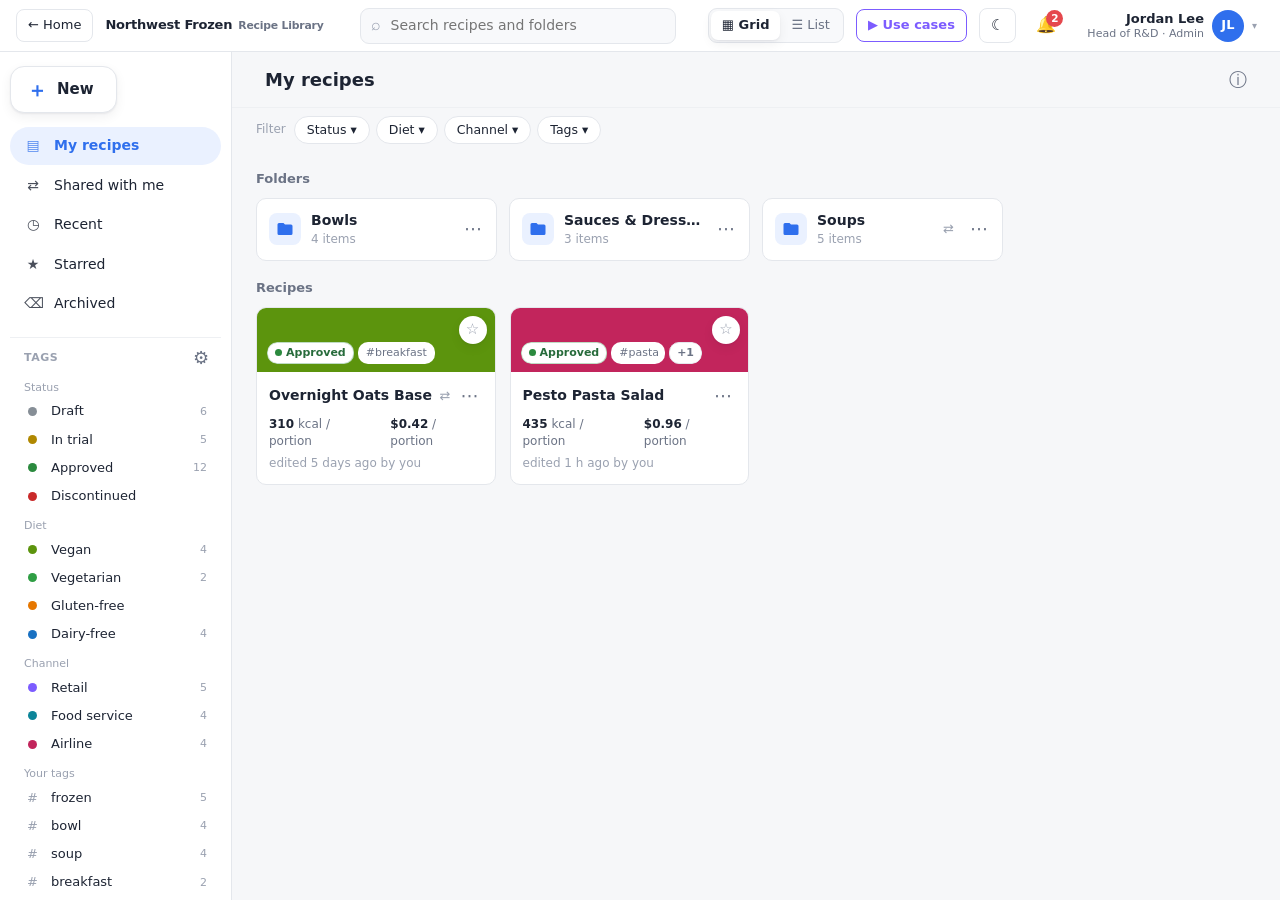
<file: index.html>
<!doctype html>
<html lang="en">
<head>
  <meta charset="utf-8">
  <meta name="viewport" content="width=device-width, initial-scale=1">
  <title>Northwest Frozen Recipe Library</title>
  <link rel="stylesheet" href="base.css?v=202610231430">
  <link rel="stylesheet" href="workspace.css?v=202610262000">
  <script>try { var t = JSON.parse(localStorage.getItem('nlws.pref.theme')); if (t) document.documentElement.dataset.theme = t; } catch (e) {}</script>
</head>
<body data-layout>
  <header class="topbar" id="topbar"></header>
  <div class="ws-shell">
    <aside class="ws-side" id="sidebar"></aside>
    <main class="ws-main">
      <div class="ws-head">
        <div class="ws-crumbs" id="crumbs"></div>
        <div class="ws-selbar" id="selbar" hidden></div>
        <div class="ws-head-tools" id="headTools"></div>
      </div>
      <div class="ws-filters" id="filters" hidden></div>
      <div class="ws-items" id="items"></div>
    </main>
    <aside class="ws-details" id="details" hidden aria-label="Details"></aside>
    <aside class="ws-demo" id="demo" hidden aria-label="Use cases guide"></aside>
  </div>

  <!-- classic scripts (not modules) so the page also works when opened straight from disk -->
  <script src="store.js?v=202610262100"></script>
  <script src="ui.js?v=202610231430"></script>
  <script src="people-menu.js?v=202610231430"></script>
  <script src="notifications.js?v=202610231430"></script>
  <script src="scenarios.js?v=202610231430"></script>
  <script src="demo-panel.js?v=202610231430"></script>
  <script src="toolbar.js?v=202610231430"></script>
  <script src="sidebar.js?v=202610261900"></script>
  <script src="breadcrumbs.js?v=202610231430"></script>
  <script src="new-menu.js?v=202610231430"></script>
  <script src="tag-editor.js?v=202610231430"></script>
  <script src="tag-filters.js?v=202610231430"></script>
  <script src="tag-admin.js?v=202610231430"></script>
  <script src="item-menu.js?v=202610262100"></script>
  <script src="item-grid.js?v=202610231430"></script>
  <script src="item-list.js?v=202610231430"></script>
  <script src="details-panel.js?v=202610231430"></script>
  <script src="share-dialog.js?v=202610231430"></script>
  <script src="move-dialog.js?v=202610231430"></script>
  <script src="app.js?v=202610261400"></script>
</body>
</html>
</file>
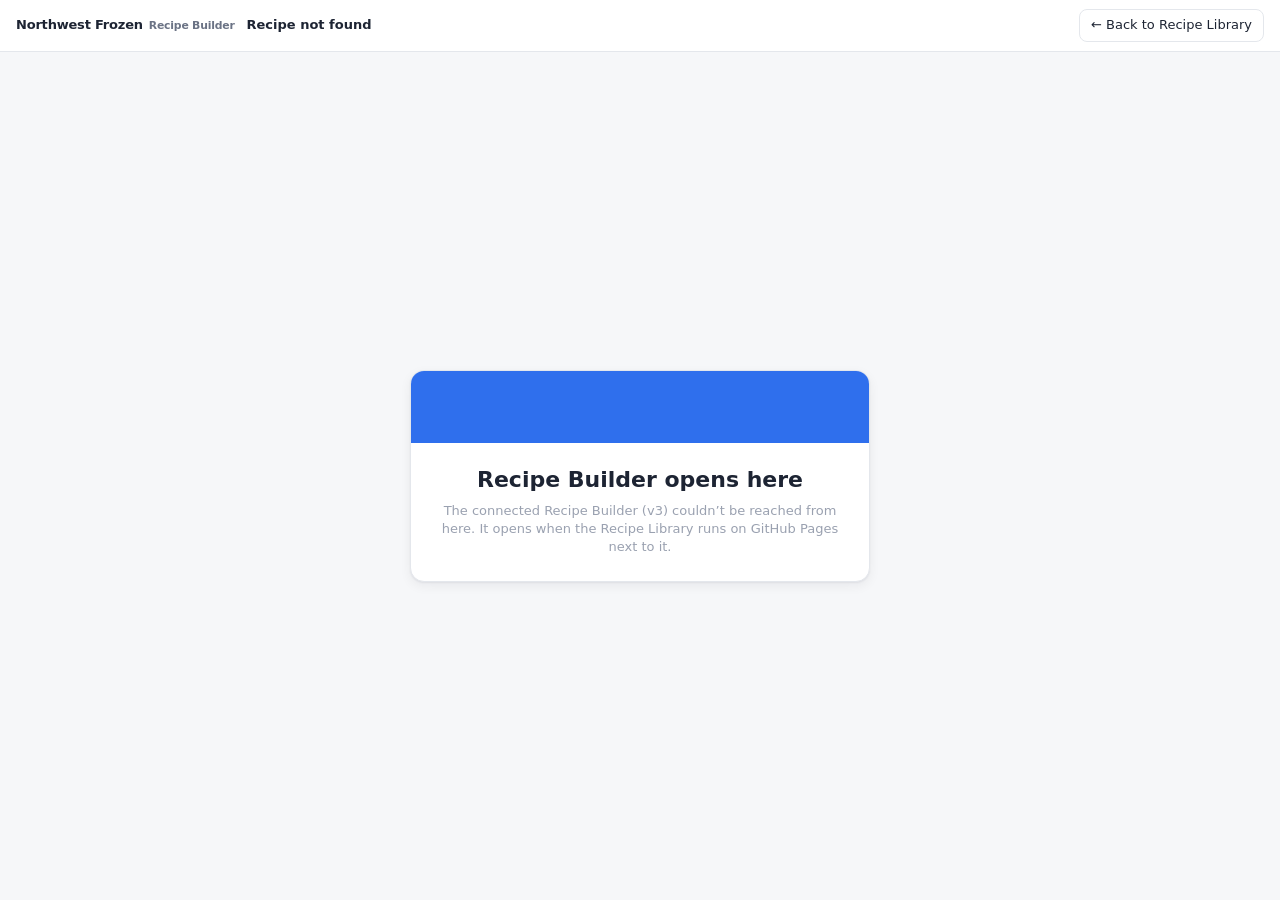
<file: builder.html>
<!doctype html>
<html lang="en">
<head>
  <meta charset="utf-8">
  <meta name="viewport" content="width=device-width, initial-scale=1">
  <title>Recipe Builder</title>
  <link rel="stylesheet" href="base.css?v=202610221000">
  <link rel="stylesheet" href="workspace.css?v=202610221000">
  <script>try { var t = JSON.parse(localStorage.getItem('nlws.pref.theme')); if (t) document.documentElement.dataset.theme = t; } catch (e) {}</script>
</head>
<body>
  <header class="topbar">
    <a class="brand" href="index.html">Northwest Frozen <small>Recipe Builder</small></a>
    <span class="title" id="name"></span>
    <span class="spacer"></span>
    <a class="btn" href="index.html" onclick="if (history.length > 1 && document.referrer) { history.back(); return false; }">← Back to Recipe Library</a>
  </header>
  <div class="ws-builder">
    <div class="ws-builder-box">
      <div class="ws-thumb" id="strip"></div>
      <h1>Recipe Builder opens here</h1>
      <p class="muted" id="sub"></p>
      <p class="faint">The connected Recipe Builder (v3) couldn’t be reached from here. It opens when the Recipe Library runs on GitHub Pages next to it.</p>
    </div>
  </div>
  <script src="store.js?v=202610221000"></script>
  <script>
    const r = store.getItem(new URLSearchParams(location.search).get('id'));
    document.getElementById('name').textContent = r ? r.name : 'Recipe not found';
    document.title = (r ? r.name + ' · ' : '') + 'Recipe Builder';
    if (r) {
      document.getElementById('strip').style.background = r.thumbnailColor;
      document.getElementById('sub').textContent = 'Opening “' + r.name + '” · ' + r.versions + (r.versions === 1 ? ' version · ' : ' versions · ') + r.cards + (r.cards === 1 ? ' card' : ' cards');
    }
  </script>
</body>
</html>
</file>
<file: base.css>
/* Design tokens and shared components, copied from V3 shared/base.css (54e00f0). Used by every page. */
:root {
  --bg: #f6f7f9; --panel: #fff; --line: #e4e7ec; --line2: #eef0f3;
  --text: #1d2433; --muted: #6b7385; --faint: #9aa1b0;
  --accent: #2f6fed; --accent-soft: #eaf1ff; --danger: #e5484d; --ok: #16a34a;
  --asm: #7c5cff; --asm-soft: #f1edff; --final: #10b981; --final-soft: #e7f8f1;
  --radius: 10px; --shadow: 0 1px 2px rgba(16,24,40,.06), 0 4px 12px rgba(16,24,40,.06);
  --shadow-lg: 0 8px 30px rgba(16,24,40,.16);
  --accent-hover: #255fd6; --hover: #f2f4f7; --subtle: #f8f9fb; --canvas: #f4f5f7; --dot: #cfd4dc;
  --input: #fff; --chip: #eef0f3; --tabbar: #eef0f3; --toast-bg: #1d2433;
  --warn-soft: #fff8e6; --warn-line: #f3d58a; --danger-soft: #fdecec; --fav-soft: #fff6e0;
  color-scheme: light;
}
:root[data-theme="dark"] {
  --bg: #0f141c; --panel: #171d28; --line: #2b3343; --line2: #222a37;
  --text: #e6e9ef; --muted: #a6afc0; --faint: #778195;
  --accent: #5b8cff; --accent-soft: #1d2a48; --danger: #f2696d; --ok: #3fcf83;
  --asm: #9a82ff; --asm-soft: #262043; --final: #34d399; --final-soft: #12302a;
  --shadow: 0 1px 2px rgba(0,0,0,.45), 0 4px 14px rgba(0,0,0,.35);
  --shadow-lg: 0 10px 34px rgba(0,0,0,.55);
  --accent-hover: #4677f0; --hover: #232b39; --subtle: #1c2330; --canvas: #11161f; --dot: #2b3546;
  --input: #0f141c; --chip: #2b3343; --tabbar: #121821; --toast-bg: #2e3748;
  --warn-soft: #2a2414; --warn-line: #5c4b1d; --danger-soft: #3b1d23; --fav-soft: #2c2515;
  color-scheme: dark;
}
* { box-sizing: border-box; }
html, body { margin: 0; height: 100%; }
body[data-layout] { overflow: hidden; }
body { background: var(--bg); color: var(--text); font: 13px/1.4 system-ui, -apple-system, "Segoe UI", Roboto, sans-serif; }
button { font: inherit; cursor: pointer; }
input, textarea, select { font: inherit; color: inherit; }
a { color: var(--accent); }

.topbar { height: 52px; display: flex; align-items: center; gap: 12px; padding: 0 16px; background: var(--panel); border-bottom: 1px solid var(--line); }
.topbar { overflow-x: auto; overflow-y: hidden; scrollbar-width: thin; }
.topbar > * { flex: none; white-space: nowrap; }
.topbar > .spacer { flex: 1 1 0; min-width: 8px; }
.topbar > .title { flex: 0 1 auto; min-width: 60px; overflow: hidden; text-overflow: ellipsis; }
.brand { font-weight: 800; letter-spacing: -.2px; display: flex; align-items: center; gap: 6px; text-decoration: none; color: var(--text); }
.brand small { font-weight: 600; color: var(--muted); }
.topbar .title { font-weight: 700; }
.topbar .tag { font-size: 11px; font-weight: 700; color: var(--accent); background: var(--accent-soft); padding: 2px 7px; border-radius: 5px; }
.topbar .spacer { flex: 1; }
.btn { border: 1px solid var(--line); background: var(--panel); border-radius: 8px; padding: 6px 11px; color: var(--text); display: inline-flex; align-items: center; gap: 6px; white-space: nowrap; }
.btn:hover { background: var(--hover); }
.btn.primary { background: var(--accent); color: #fff; border-color: var(--accent); }
.btn.primary:hover { background: var(--accent-hover); }
.btn.ghost { border-color: transparent; background: transparent; }
.btn.ghost:hover { background: var(--hover); }
.btn.sm { padding: 3px 8px; font-size: 12px; }
.kbd { font: 11px ui-monospace, monospace; background: var(--hover); border: 1px solid var(--line); border-radius: 4px; padding: 0 4px; color: var(--muted); }

.canvas { position: relative; overflow: hidden; background-color: var(--canvas);
  background-image: radial-gradient(circle, var(--dot) 1.1px, transparent 1.2px); touch-action: none; }
.canvas.panning { cursor: grabbing; }
.world { position: absolute; left: 0; top: 0; transform-origin: 0 0; }
.world.animating { transition: transform .3s ease; }
.zoombar { position: absolute; right: 14px; bottom: 14px; display: flex; gap: 4px; background: var(--panel); border: 1px solid var(--line); border-radius: 9px; padding: 3px; box-shadow: var(--shadow); z-index: 5; }
.zoombar button { border: 0; background: none; width: 30px; height: 28px; border-radius: 6px; color: var(--muted); font-size: 15px; }
.zoombar button:hover { background: var(--hover); color: var(--text); }
.zoombar .zl { min-width: 46px; font-size: 11px; display: grid; place-items: center; color: var(--muted); }

/* number inputs */
.num { width: 64px; text-align: right; border: 1px solid var(--line); border-radius: 6px; padding: 3px 6px; background: var(--panel); }
.num:focus, .txt:focus, textarea:focus { outline: 2px solid var(--accent); outline-offset: -1px; border-color: transparent; }
.txt { border: 1px solid var(--line); border-radius: 6px; padding: 5px 8px; background: var(--panel); width: 100%; }
textarea.txt { resize: vertical; min-height: 56px; }

/* picker */
.picker { position: fixed; z-index: 1000; width: 300px; max-height: 360px; background: var(--panel); border: 1px solid var(--line); border-radius: 10px; box-shadow: var(--shadow-lg); display: flex; flex-direction: column; overflow: hidden; }
.pk-head { display: flex; align-items: center; border-bottom: 1px solid var(--line); }
.picker input { flex: 1; min-width: 0; border: 0; padding: 10px 12px; outline: none; }
.pk-close { border: 0; background: none; width: 30px; height: 30px; margin-right: 4px; border-radius: 6px; color: var(--muted); font-size: 18px; line-height: 1; }
.pk-close:hover { background: var(--hover); color: var(--text); }
.pk-list { overflow: auto; padding: 4px 0; }
.pk-group { font-size: 10.5px; font-weight: 700; text-transform: uppercase; letter-spacing: .5px; color: var(--faint); padding: 8px 12px 3px; }
.pk-item { display: flex; align-items: center; gap: 8px; padding: 6px 12px; cursor: pointer; }
.pk-item.active, .pk-item:hover { background: var(--accent-soft); }
.pk-dot { width: 8px; height: 8px; border-radius: 50%; flex: none; }
.pk-label { flex: 1; white-space: nowrap; overflow: hidden; text-overflow: ellipsis; }
.pk-sub { color: var(--faint); font-size: 11px; white-space: nowrap; }
.pk-empty { padding: 14px; color: var(--muted); }

/* nutrition label */
.nlabel { border: 1.5px solid #111; padding: 6px 8px; background: #fff; color: #111; font-family: Helvetica, Arial, sans-serif; max-width: 280px; }
.lb-title { font-size: 26px; font-weight: 900; letter-spacing: -.5px; line-height: 1; }
.lb-serv { display: flex; justify-content: space-between; font-size: 13px; border-top: 1px solid #111; margin-top: 4px; padding-top: 2px; }
.lb-thick { height: 8px; background: #111; margin: 3px 0; }
.lb-med { height: 4px; background: #111; margin: 2px 0; }
.lb-cal { display: flex; justify-content: space-between; align-items: baseline; font-weight: 900; }
.lb-cal span { font-size: 18px; } .lb-cal b { font-size: 28px; }
.lb-row { display: flex; justify-content: space-between; border-top: 1px solid #999; font-size: 12px; padding: 1.5px 0; }
.lb-row.sub { padding-left: 14px; }
.lb-row.right { justify-content: flex-end; border-top: 0; font-size: 11px; }
.lb-foot { font-size: 10px; color: #444; }
.lb-stmt { font-size: 11px; line-height: 1.35; margin-top: 8px; max-width: 280px; border: 1.5px solid #111; padding: 6px 8px; background: #fff; color: #111; font-family: Helvetica, Arial, sans-serif; } /* printed-label look, like .nlabel */

/* Excel-style recipe tabs */
body.has-tabbar .gmain, body.has-tabbar .cmain, body.has-tabbar .smain { height: calc(100vh - 52px - 36px) !important; }
.tabbar { position: fixed; left: 0; right: 0; bottom: 0; height: 36px; background: var(--tabbar); border-top: 1px solid var(--line); display: flex; align-items: stretch; z-index: 800; padding-left: 8px; }
.tb-add { width: 30px; margin: 5px 6px 5px 0; border: 1px solid var(--line); background: var(--panel); border-radius: 6px; font-size: 17px; line-height: 1; color: var(--accent); flex: none; }
.tb-add:hover { background: var(--accent); color: #fff; border-color: var(--accent); }
.tb-tabs { display: flex; overflow-x: auto; overflow-y: hidden; flex: 1; min-width: 0; scrollbar-width: thin; }
.tb-tab { display: flex; align-items: center; gap: 4px; padding: 0 6px 0 14px; max-width: 220px; border-right: 1px solid var(--line); color: var(--muted); cursor: pointer; user-select: none; flex: none; position: relative; }
.tb-tab:hover { background: var(--hover); color: var(--text); }
.tb-tab.active { background: var(--panel); color: var(--text); font-weight: 650; margin-top: -1px; box-shadow: inset 0 -3px 0 var(--accent); }
.tb-name { white-space: nowrap; overflow: hidden; text-overflow: ellipsis; }
.tb-x { border: 0; background: none; color: var(--faint); width: 18px; height: 18px; border-radius: 4px; padding: 0; font-size: 14px; line-height: 1; visibility: hidden; }
.tb-tab:hover .tb-x, .tb-tab.active .tb-x { visibility: visible; }
.tb-x:hover { background: var(--danger-soft); color: var(--danger); }
.tb-input { width: 170px; border: 1px solid var(--accent); border-radius: 4px; padding: 2px 5px; font-weight: 600; outline: none; }
.tb-hint { align-self: center; padding: 0 14px; color: var(--faint); font-size: 11px; white-space: nowrap; }
.tb-menu { position: fixed; z-index: 1001; background: var(--panel); border: 1px solid var(--line); border-radius: 8px; box-shadow: var(--shadow-lg); padding: 4px; display: flex; flex-direction: column; min-width: 150px; }
.tb-menu button { border: 0; background: none; text-align: left; padding: 7px 10px; border-radius: 5px; }
.tb-menu button:hover { background: var(--accent-soft); }
.tb-menu button.danger { color: var(--danger); } .tb-menu button.danger:hover { background: var(--danger-soft); }

.toast { position: fixed; left: 50%; top: 64px; transform: translate(-50%, -10px); background: var(--toast-bg); color: #fff; padding: 7px 14px; border-radius: 8px; opacity: 0; transition: .2s; pointer-events: none; z-index: 2000; }
.toast.show { opacity: 1; transform: translate(-50%, 0); }
.nl-prompt-ov { position: fixed; inset: 0; background: rgba(0,0,0,.35); display: flex; align-items: center; justify-content: center; z-index: 3000; }
.nl-prompt { background: var(--panel); border-radius: 14px; padding: 24px; width: 360px; max-width: 90vw; box-shadow: var(--shadow-lg); }
.nl-prompt-label { font-weight: 600; margin-bottom: 10px; }
.nl-prompt-input { width: 100%; padding: 8px 10px; border: 1px solid var(--line); border-radius: 8px; font: inherit; outline: none; }
.nl-prompt-input:focus { border-color: var(--accent); box-shadow: 0 0 0 3px var(--accent-soft); }
.nl-prompt-btns { display: flex; gap: 8px; margin-top: 14px; justify-content: flex-end; }
.muted { color: var(--muted); } .faint { color: var(--faint); }
.nif { width: 460px; max-height: 90vh; overflow-y: auto; }
.nif-f { display: flex; flex-direction: column; gap: 4px; margin-bottom: 10px; flex: 1; min-width: 0; }
.nif-f span, .nif-n span { font-size: 12px; color: var(--muted); }
.nif-f input, .nif-f select, .nif-n input { padding: 7px 9px; border: 1px solid var(--line); border-radius: 8px; font: inherit; background: var(--panel); color: var(--text); width: 100%; }
.nif-f input:focus, .nif-f select:focus, .nif-n input:focus { outline: none; border-color: var(--accent); box-shadow: 0 0 0 3px var(--accent-soft); }
.nif-row { display: flex; gap: 10px; }
.nif-h { font-weight: 600; margin: 6px 0 8px; }
.nif-h small { font-weight: 400; color: var(--faint); margin-left: 6px; }
.nif-grid { display: grid; grid-template-columns: 1fr 1fr 1fr; gap: 8px; }
.nif-n { display: flex; flex-direction: column; gap: 3px; }
.nif-n.sub span { padding-left: 8px; }
.new-ing-btn { width: 100%; margin: 6px 0; justify-content: center; }
@media (max-width: 520px) { .nif-row { flex-direction: column; gap: 0; } .nif-grid { grid-template-columns: 1fr 1fr; } }
[hidden] { display: none !important; }

/* theme: inputs and the theme button */
.num, .txt, .nl-prompt-input, .nif input, .nif select, .picker input { background: var(--input); color: var(--text); }
.btn { color: var(--text); }
.theme-btn { min-width: 34px; justify-content: center; font-size: 15px; }
</file>
<file: workspace.css>
/* workspace.css — Workspace screens. Colors come only from base.css tokens.
   Exceptions (same as base.css .btn.primary / .toast): white text on avatars, which sit on each person's own color. */

/* ---------- top bar ---------- */
.topbar .brand small { font-weight: 600; }
.ws-search { flex: 0 1 520px !important; min-width: 200px; display: flex; align-items: center; gap: 8px; height: 36px; padding: 0 10px;
  background: var(--subtle); border: 1px solid var(--line); border-radius: 9px; margin-left: 24px; }
.ws-search:focus-within { background: var(--input); border-color: var(--accent); box-shadow: 0 0 0 3px var(--accent-soft); }
.ws-search .ic { color: var(--faint); font-size: 16px; }
.ws-search-input { flex: 1; min-width: 0; border: 0; background: none; outline: none; font-size: 14px; }
.ws-me { display: flex; cursor: default; }
.avatar { display: inline-grid; place-items: center; border-radius: 50%; color: #fff; font-weight: 700; flex: none; letter-spacing: .2px; }

/* ---------- shell ---------- */
.ws-shell { display: flex; height: calc(100vh - 52px); }
.ws-side { width: 232px; flex: none; padding: 14px 10px; display: flex; flex-direction: column; gap: 14px; border-right: 1px solid var(--line); background: var(--panel); }
.ws-main { flex: 1; min-width: 0; display: flex; flex-direction: column; }
.ws-head { min-height: 56px; display: flex; align-items: center; gap: 12px; padding: 8px 24px; border-bottom: 1px solid var(--line2); }
.ws-items { flex: 1; overflow: auto; padding: 8px 24px 40px; }

/* ---------- sidebar ---------- */
.ws-new { display: inline-flex; align-items: center; gap: 10px; align-self: flex-start; padding: 12px 22px 12px 16px; font-size: 15px; font-weight: 650;
  border: 1px solid var(--line); border-radius: 14px; background: var(--panel); color: var(--text); box-shadow: var(--shadow); }
.ws-new:hover { background: var(--accent-soft); border-color: var(--accent); }
.ws-new .plus { font-size: 20px; line-height: 1; color: var(--accent); }
.ws-nav { display: flex; flex-direction: column; gap: 2px; }
.ws-nav button { display: flex; align-items: center; gap: 12px; padding: 9px 14px; border: 0; border-radius: 20px; background: none; color: var(--text); font-size: 14px; text-align: left; }
.ws-nav button:hover { background: var(--hover); }
.ws-nav button.on { background: var(--accent-soft); color: var(--accent); font-weight: 650; }
.ws-nav button.drop { outline: 2px dashed var(--accent); outline-offset: -2px; }
.ws-nav .ic { width: 18px; text-align: center; color: inherit; opacity: .8; }
.ws-side-foot { margin-top: auto; display: flex; flex-direction: column; gap: 4px; align-items: flex-start; font-size: 11px; padding: 0 4px; }

/* ---------- breadcrumbs + selection bar ---------- */
.ws-crumbs { display: flex; align-items: center; gap: 2px; min-width: 0; flex: 1; overflow: hidden; }
.crumb { border: 0; background: none; padding: 5px 9px; border-radius: 8px; font-size: 18px; color: var(--muted); white-space: nowrap; }
.crumb:hover:not(.last) { background: var(--hover); color: var(--text); }
.crumb.last { color: var(--text); font-weight: 650; cursor: default; overflow: hidden; text-overflow: ellipsis; }
.crumb.drop { outline: 2px dashed var(--accent); }
.ws-crumbs .sep { color: var(--faint); font-size: 16px; }
/* while something is selected the selection bar takes the breadcrumbs' place (Drive does the same) */
.ws-head:has(.ws-selbar:not([hidden])) .ws-crumbs { display: none; }
.ws-selbar { flex: 1; display: flex; align-items: center; gap: 8px; padding: 4px 6px 4px 4px; background: var(--accent-soft); border-radius: 10px; flex: none; }
.ws-selbar b { color: var(--accent); margin-right: 8px; }
.ws-selbar .spacer { flex: 1; }
.btn:disabled { opacity: .45; cursor: default; }

/* ---------- sections ---------- */
.ws-sec { font-size: 13px; font-weight: 650; color: var(--muted); margin: 18px 0 10px; }

/* folders */
.ws-folders { display: grid; grid-template-columns: repeat(auto-fill, minmax(220px, 1fr)); gap: 12px; }
.ws-folder { display: flex; align-items: center; gap: 10px; padding: 12px 10px 12px 12px; background: var(--panel); border: 1px solid var(--line); border-radius: var(--radius); cursor: pointer; user-select: none; position: relative; }
.ws-folder:hover { background: var(--hover); }
.ws-folder-ic { width: 32px; height: 32px; flex: none; display: grid; place-items: center; border-radius: 8px; background: var(--accent-soft); color: var(--accent); font-size: 14px; }
.ws-folder-txt { flex: 1; min-width: 0; }
.ws-folder .faint { font-size: 12px; white-space: nowrap; overflow: hidden; text-overflow: ellipsis; }

/* recipe cards */
.ws-grid { display: grid; grid-template-columns: repeat(auto-fill, minmax(230px, 1fr)); gap: 14px; }
.ws-card { background: var(--panel); border: 1px solid var(--line); border-radius: var(--radius); overflow: hidden; cursor: default; user-select: none; display: flex; flex-direction: column; position: relative; }
.ws-card:hover { box-shadow: var(--shadow); }
.ws-card.archived .ws-thumb { filter: grayscale(.8); opacity: .7; }
.ws-thumb { height: 64px; position: relative; display: flex; align-items: flex-start; justify-content: space-between; padding: 8px; }
.ws-thumb-tags { position: absolute; left: 10px; bottom: 8px; font-size: 11px; font-weight: 600; padding: 1px 7px; border-radius: 10px; background: var(--panel); color: var(--muted); }
.ws-thumb-tags:empty { display: none; }
.ws-card-body { padding: 10px 12px 12px; display: flex; flex-direction: column; gap: 6px; }
.ws-card-head { display: flex; align-items: center; gap: 4px; }
.ws-name { font-weight: 650; font-size: 14px; flex: 1; min-width: 0; white-space: nowrap; overflow: hidden; text-overflow: ellipsis; }
.ws-stats { display: flex; gap: 14px; color: var(--muted); font-size: 12px; }
.ws-stats b { color: var(--text); font-weight: 650; }
.ws-meta { color: var(--faint); font-size: 12px; white-space: nowrap; overflow: hidden; text-overflow: ellipsis; }
.ws-badge { color: var(--faint); font-size: 13px; flex: none; }

/* small controls on cards */
.ws-star { border: 0; width: 28px; height: 28px; border-radius: 50%; background: var(--panel); color: var(--faint); font-size: 15px; line-height: 1; box-shadow: var(--shadow); }
.ws-star.on { color: var(--final); }
.ws-star:hover { color: var(--final); }
.ws-more { border: 0; background: none; width: 28px; height: 28px; border-radius: 50%; color: var(--muted); font-size: 18px; line-height: 1; flex: none; }
.ws-more:hover { background: var(--hover); color: var(--text); }
.ws-check { width: 18px; height: 18px; margin: 0; accent-color: var(--accent); cursor: pointer; flex: none; }
.ws-thumb .ws-check { opacity: 0; transition: opacity .1s; }
.ws-folder .ws-check { position: absolute; left: -7px; top: -7px; opacity: 0; transition: opacity .1s; }
.ws-card:hover .ws-check, .ws-folder:hover .ws-check, .ws-check:checked, body.selecting .ws-check { opacity: 1; }

/* selected / drag states */
.ws-card.sel, .ws-folder.sel { border-color: var(--accent); box-shadow: 0 0 0 2px var(--accent-soft), var(--shadow); }
.ws-folder.sel { background: var(--accent-soft); }
.dragging { opacity: .45; }
.ws-folder.drop { border-color: var(--accent); background: var(--accent-soft); outline: 2px dashed var(--accent); outline-offset: 2px; }

/* ---------- empty state ---------- */
.ws-empty { display: flex; flex-direction: column; align-items: center; justify-content: center; gap: 6px; padding: 80px 20px; color: var(--muted); text-align: center; }
.ws-empty-ic { width: 72px; height: 72px; border-radius: 50%; display: grid; place-items: center; font-size: 30px; background: var(--accent-soft); color: var(--accent); margin-bottom: 8px; }
.ws-empty p { font-size: 15px; margin: 0 0 10px; }
.ws-empty .btn { font-size: 14px; padding: 9px 16px; }

/* ---------- menus + toast ---------- */
.ws-menu { position: fixed; z-index: 1001; min-width: 200px; background: var(--panel); border: 1px solid var(--line); border-radius: 10px; box-shadow: var(--shadow-lg); padding: 5px; display: flex; flex-direction: column; }
.ws-menu button { display: flex; align-items: center; gap: 10px; border: 0; background: none; text-align: left; padding: 8px 10px; border-radius: 6px; color: var(--text); font-size: 13.5px; }
.ws-menu button:hover:not(:disabled) { background: var(--accent-soft); }
.ws-menu button:disabled { color: var(--faint); cursor: default; }
.ws-menu button.danger { color: var(--danger); }
.ws-menu button.danger:hover { background: var(--danger-soft); }
.ws-menu .ic { width: 18px; text-align: center; color: var(--muted); }
.ws-menu .kbd { margin-left: auto; }
.ws-menu-sep { height: 1px; background: var(--line2); margin: 4px 2px; }
.ws-toast { position: fixed; left: 50%; bottom: 24px; margin-left: -200px; min-width: 400px; justify-content: space-between; display: flex; align-items: center; gap: 14px; background: var(--toast-bg); color: var(--bg); padding: 11px 16px; border-radius: 8px; box-shadow: var(--shadow-lg);
  opacity: 0; transform: translateY(10px); transition: .2s; pointer-events: none; z-index: 2000; font-size: 14px; max-width: 520px; }
:root[data-theme="dark"] .ws-toast { color: var(--text); }
.ws-toast.show { opacity: 1; transform: none; pointer-events: auto; }
.ws-toast button { border: 0; background: none; color: var(--accent); font-weight: 700; padding: 2px 4px; }
:root:not([data-theme="dark"]) .ws-toast button { color: var(--accent-soft); }

/* ---------- builder placeholder ---------- */
a.btn { text-decoration: none; }
.ws-builder { min-height: calc(100vh - 52px); display: grid; place-items: center; padding: 24px; }
.ws-builder-box { width: 460px; max-width: 100%; background: var(--panel); border: 1px solid var(--line); border-radius: 14px; box-shadow: var(--shadow); overflow: hidden; text-align: center; padding-bottom: 20px; }
.ws-builder-box .ws-thumb { height: 72px; background: var(--accent); }
.ws-builder-box h1 { font-size: 22px; margin: 22px 0 6px; }
.ws-builder-box p { margin: 4px 20px; }

/* ---------- layout toggle + head tools ---------- */
.ws-seg { display: flex; background: var(--subtle); border: 1px solid var(--line); border-radius: 9px; padding: 2px; }
.ws-seg button { border: 0; background: none; padding: 5px 11px; border-radius: 7px; color: var(--muted); }
.ws-seg button:hover { color: var(--text); }
.ws-seg button.on { background: var(--panel); color: var(--text); font-weight: 650; box-shadow: var(--shadow); }
.ws-head-tools { display: flex; gap: 4px; flex: none; }
.ws-icon-btn { width: 36px; height: 36px; justify-content: center; font-size: 18px; border-radius: 50%; padding: 0; color: var(--muted); }
.ws-icon-btn.on { background: var(--accent-soft); color: var(--accent); }

/* ---------- list view ---------- */
.ws-table { width: 100%; table-layout: fixed; border-collapse: collapse; margin-top: 8px; font-size: 13.5px; }
.ws-table th { position: sticky; top: 0; z-index: 1; background: var(--bg); text-align: left; font-weight: 600; color: var(--muted); font-size: 12.5px;
  padding: 9px 10px; border-bottom: 1px solid var(--line); cursor: pointer; white-space: nowrap; user-select: none; }
.ws-table th:hover { color: var(--text); }
.ws-table th .sort { color: var(--accent); }
.ws-table td { padding: 7px 10px; border-bottom: 1px solid var(--line2); white-space: nowrap; }
.ws-table .num-col { text-align: right; font-variant-numeric: tabular-nums; }
.ws-table .c-check { width: 34px; padding-right: 0; cursor: default; }
.ws-table .c-more { width: 40px; text-align: right; cursor: default; }
.ws-table td { overflow: hidden; text-overflow: ellipsis; }
.ws-table .c-owner { width: 160px; } .ws-table .c-updatedAt { width: 150px; } .ws-table .c-versions { width: 80px; }
.ws-table .c-kcalPerPortion { width: 104px; } .ws-table .c-costPerPortion { width: 110px; }
.ws-row-name .ws-name { flex: 1 1 auto; }
.ws-items { container-type: inline-size; }
@container (max-width: 960px) { .ws-table .c-versions { display: none; } }
@container (max-width: 540px) { .ws-table .c-tags { display: none; } }
@container (max-width: 880px) { .ws-table .c-owner { display: none; } }
@container (max-width: 720px) { .ws-table .c-updatedAt { display: none; } .ws-table td, .ws-table th { padding-left: 6px; padding-right: 6px; } }
.ws-row { cursor: default; user-select: none; }
.ws-row.folder { cursor: pointer; }
.ws-row:hover td { background: var(--hover); }
.ws-row.sel td { background: var(--accent-soft); }
.ws-row.drop td { background: var(--accent-soft); box-shadow: inset 0 2px 0 var(--accent), inset 0 -2px 0 var(--accent); }
.ws-row.archived .ws-row-ic { opacity: .5; }
.ws-row .ws-check { opacity: 0; }
.ws-row:hover .ws-check, .ws-row .ws-check:checked, .ws-table th .ws-check { opacity: 1; }
.ws-row-name { display: flex; align-items: center; gap: 10px; min-width: 0; }
.ws-row-name .ws-name { font-size: 13.5px; }
.ws-row-ic { width: 22px; height: 22px; border-radius: 6px; flex: none; display: inline-grid; place-items: center; }
.ws-row-ic.folder { background: var(--accent-soft); color: var(--accent); font-size: 12px; }
.ws-row-ic.folder svg { width: 14px; height: 14px; }
.ws-row-star .ws-star { box-shadow: none; background: none; width: 24px; height: 24px; }
.ws-row-star .ws-star:not(.on) { display: none; }
.ws-row:hover .ws-row-star .ws-star { display: inline-block; }
.ws-owner { display: inline-flex; align-items: center; gap: 8px; }

/* ---------- details panel ---------- */
.ws-details { width: 340px; flex: none; border-left: 1px solid var(--line); background: var(--panel); display: flex; flex-direction: column; min-height: 0; }
.ws-det-head { display: flex; align-items: center; gap: 10px; padding: 14px 12px 12px 18px; border-bottom: 1px solid var(--line2); }
.ws-det-head .ws-folder-ic, .ws-det-head .ws-row-ic { width: 28px; height: 28px; }
.ws-det-title { flex: 1; min-width: 0; font-size: 16px; font-weight: 700; white-space: nowrap; overflow: hidden; text-overflow: ellipsis; }
.ws-det-body { flex: 1; overflow: auto; padding: 4px 18px 24px; }
.ws-det-body h4 { font-size: 12px; text-transform: uppercase; letter-spacing: .5px; color: var(--faint); margin: 22px 0 10px; }
.ws-det-thumb { height: 56px; border-radius: 8px; margin-top: 14px; }
.ws-det-stats { display: grid; grid-template-columns: 1fr 1fr; gap: 8px; margin-top: 14px; }
.ws-det-stats div { background: var(--subtle); border: 1px solid var(--line2); border-radius: 8px; padding: 8px 10px; display: flex; flex-direction: column; }
.ws-det-stats b { font-size: 17px; }
.ws-det-stats span { color: var(--muted); font-size: 12px; }
.ws-det-open { width: 100%; justify-content: center; margin-top: 12px; padding: 9px; font-size: 14px; }
.ws-det-people { display: flex; flex-direction: column; gap: 8px; margin-bottom: 10px; }
.ws-det-person { display: flex; align-items: center; gap: 10px; }
.grow { flex: 1; min-width: 0; }
.ws-org-ic { width: 26px; height: 26px; border-radius: 50%; display: inline-grid; place-items: center; background: var(--final-soft); color: var(--final); flex: none; }
.ws-det-small { font-size: 12px; margin: 0 0 10px; }
.ws-det-acts { list-style: none; margin: 0; padding: 0; display: flex; flex-direction: column; gap: 12px; }
.ws-det-acts li { display: flex; gap: 10px; align-items: flex-start; }
.ws-det-acts .faint { font-size: 12px; }
.ws-det-dl { display: grid; grid-template-columns: 82px 1fr; gap: 6px 10px; margin: 0; }
.ws-det-dl dt { color: var(--muted); }
.ws-det-dl dd { margin: 0; }
.ws-det-note { background: var(--warn-soft); border: 1px solid var(--warn-line); border-radius: 8px; padding: 8px 10px; margin: 14px 0 0; }
.ws-det-empty { flex: 1; display: flex; flex-direction: column; align-items: center; justify-content: center; text-align: center; padding: 30px; color: var(--muted); }
.linkish { border: 0; background: none; padding: 0; color: var(--accent); font-weight: 650; }

/* ---------- dialogs (share, move) ---------- */
.ws-dialog { background: var(--panel); border-radius: 14px; box-shadow: var(--shadow-lg); width: 520px; max-width: calc(100vw - 32px); max-height: 86vh; display: flex; flex-direction: column; }
.ws-dialog-head { display: flex; align-items: center; gap: 10px; padding: 18px 16px 6px 22px; }
.ws-dialog-head h2 { flex: 1; min-width: 0; font-size: 18px; margin: 0; white-space: nowrap; overflow: hidden; text-overflow: ellipsis; }
.ws-dialog-body { padding: 8px 22px 12px; overflow: auto; }
.ws-dialog-body h4 { font-size: 12px; text-transform: uppercase; letter-spacing: .5px; color: var(--faint); margin: 18px 0 8px; }
.ws-dialog-foot { display: flex; align-items: center; gap: 8px; padding: 12px 22px 18px; border-top: 1px solid var(--line2); }
.ws-dialog-foot .spacer { flex: 1; }
.ws-sel { border: 1px solid var(--line); border-radius: 8px; padding: 7px 9px; background: var(--input); color: var(--text); }
.ws-sel:focus { outline: none; border-color: var(--accent); box-shadow: 0 0 0 3px var(--accent-soft); }
.ws-share-add { display: flex; gap: 8px; }
.ws-share-add select:first-child { flex: 1; min-width: 0; }
.ws-share-list { display: flex; flex-direction: column; gap: 4px; }
.ws-share-row { display: flex; align-items: center; gap: 12px; padding: 6px 0; }
.ws-share-row .faint { font-size: 12px; }
.ws-share-role { width: 110px; flex: none; }
span.ws-share-role { text-align: right; padding-right: 36px; width: auto; }
.ws-share-org { display: flex; align-items: center; gap: 12px; padding: 10px 12px; border: 1px solid var(--line); border-radius: 10px; cursor: pointer; }
.ws-share-org .ws-org-ic { width: 32px; height: 32px; }
.ws-share-org .faint { font-size: 12px; }
.ws-switch { appearance: none; width: 38px; height: 22px; border-radius: 11px; background: var(--chip); position: relative; cursor: pointer; flex: none; margin: 0; transition: background .15s; }
.ws-switch::after { content: ""; position: absolute; left: 3px; top: 3px; width: 16px; height: 16px; border-radius: 50%; background: var(--panel); box-shadow: var(--shadow); transition: left .15s; }
.ws-switch:checked { background: var(--accent); }
.ws-switch:checked::after { left: 19px; }
.ws-switch:disabled { opacity: .5; cursor: default; }
.ws-switch:focus-visible { outline: 2px solid var(--accent); outline-offset: 2px; }
.ws-move-list { display: flex; flex-direction: column; border: 1px solid var(--line); border-radius: 10px; padding: 4px; max-height: 50vh; overflow: auto; }
.ws-move-row { display: flex; align-items: center; gap: 10px; border: 0; background: none; text-align: left; padding: 8px 12px; border-radius: 7px; color: var(--text); }
.ws-move-row:hover:not(:disabled) { background: var(--hover); }
.ws-move-row.on { background: var(--accent-soft); color: var(--accent); font-weight: 650; }
.ws-move-row:disabled { color: var(--faint); cursor: default; }
.ws-move-heading { font-size: 11px; text-transform: uppercase; letter-spacing: .5px; color: var(--faint); padding: 12px 12px 4px; }

/* ---------- person switcher + notifications ---------- */
.ws-me-btn { display: flex; align-items: center; gap: 8px; border: 1px solid transparent; background: none; padding: 3px 6px 3px 10px; border-radius: 22px; color: var(--text); }
.ws-me-btn:hover { background: var(--hover); border-color: var(--line); }
.ws-me-txt { display: flex; flex-direction: column; align-items: flex-end; line-height: 1.2; }
.ws-me-txt b { font-size: 13px; }
.ws-me-txt span { font-size: 11px; color: var(--muted); }
.ws-caret { color: var(--faint); font-size: 10px; }
.ws-people { width: 300px; }
.ws-people button { padding: 7px 10px; }
.ws-people button.on { background: var(--accent-soft); }
.ws-people .faint { font-size: 11.5px; }
.ws-people-head { font-size: 11px; text-transform: uppercase; letter-spacing: .5px; color: var(--faint); padding: 8px 10px 6px; }
.ws-people-foot { font-size: 11.5px; color: var(--muted); padding: 8px 10px 6px; border-top: 1px solid var(--line2); margin-top: 4px; }
.ws-check-ic { color: var(--accent); font-weight: 700; }
.ws-bell { position: relative; font-size: 16px; }
.ws-badge-n { position: absolute; top: 1px; right: 0; min-width: 17px; height: 17px; padding: 0 4px; border-radius: 9px; background: var(--danger); color: #fff; font-size: 10.5px; font-weight: 700; display: grid; place-items: center; }
.ws-notes { width: 380px; max-height: 70vh; overflow: auto; }
.ws-note { align-items: flex-start !important; white-space: normal; line-height: 1.35; }
.ws-note.unread { background: var(--accent-soft); }
.ws-note .faint { font-size: 11.5px; margin-top: 2px; }
.ws-dot { width: 8px; height: 8px; border-radius: 50%; background: var(--accent); flex: none; margin-top: 6px; }
.ws-notes-empty { padding: 18px 12px; color: var(--muted); }
.ws-new.muted-btn { opacity: .55; box-shadow: none; }
.ws-guide-btn { border-color: var(--asm); color: var(--asm); font-weight: 650; }
.ws-guide-btn:hover, .ws-guide-btn.on { background: var(--asm-soft); }

/* ---------- use-case guide ---------- */
/* docked as a column on the right of the screen, so it never covers recipes; minimised it becomes a pill */
.ws-demo { width: 360px; flex: none; display: flex; flex-direction: column; min-height: 0; background: var(--panel); border-left: 1px solid var(--line); box-shadow: inset 3px 0 0 var(--asm); }
.ws-demo.min { position: fixed; right: 16px; bottom: 16px; z-index: 900; width: auto; border: 1px solid var(--asm); border-radius: 22px; box-shadow: var(--shadow-lg); }
.ws-demo-pill { border: 0; background: none; padding: 9px 16px; color: var(--asm); font-weight: 650; border-radius: 22px; }
.ws-demo-pill .faint { font-weight: 400; }
.ws-demo-head { display: flex; align-items: center; gap: 2px; padding: 8px 6px 0 10px; border-bottom: 1px solid var(--line2); }
.ws-demo-tabs { display: flex; flex: 1; gap: 2px; }
.ws-demo-tabs button { border: 0; background: none; padding: 8px 10px; color: var(--muted); font-weight: 600; border-bottom: 2px solid transparent; margin-bottom: -1px; }
.ws-demo-tabs button.on { color: var(--asm); border-bottom-color: var(--asm); }
.ws-demo-count { font-size: 11px; background: var(--asm-soft); color: var(--asm); padding: 1px 6px; border-radius: 8px; }
.ws-demo-body { overflow: auto; padding: 12px 14px 16px; }
.ws-demo-body.flash { animation: ws-flash .9s ease; }
@keyframes ws-flash { 0% { background: var(--final-soft); } 100% { background: transparent; } }
.ws-demo-intro { margin: 0 0 12px; color: var(--muted); }
.ws-demo-small { font-size: 12px; margin-top: 12px; }
.ws-demo-cases { display: flex; flex-direction: column; gap: 10px; }
.ws-demo-case { border: 1px solid var(--line); border-radius: 10px; padding: 10px 12px; display: flex; flex-direction: column; gap: 4px; }
.ws-demo-case p { margin: 0; color: var(--muted); font-size: 12.5px; }
.ws-demo-case-top { display: flex; align-items: center; gap: 8px; font-size: 12px; }
.ws-demo-case-foot { display: flex; align-items: center; justify-content: space-between; margin-top: 4px; }
.ws-demo-people { display: inline-flex; }
.ws-demo-people .avatar { box-shadow: 0 0 0 2px var(--panel); }
.ws-demo-people .avatar + .avatar { margin-left: -6px; }
.ws-demo-back { font-size: 12.5px; margin-bottom: 8px; }
.ws-demo-title { display: flex; align-items: center; gap: 10px; font-size: 15px; }
.ws-demo-story { color: var(--muted); margin: 6px 0 12px; }
.ws-steps { list-style: none; margin: 0; padding: 0; display: flex; flex-direction: column; gap: 4px; }
.ws-step { display: flex; gap: 10px; padding: 8px; border-radius: 9px; color: var(--faint); }
.ws-step.done { color: var(--muted); }
.ws-step.current { background: var(--asm-soft); color: var(--text); }
.ws-step-mark { width: 22px; height: 22px; flex: none; border-radius: 50%; display: grid; place-items: center; font-size: 11.5px; font-weight: 700; border: 1.5px solid var(--line); }
.ws-step.done .ws-step-mark { background: var(--final); border-color: var(--final); color: var(--panel); }
.ws-step.current .ws-step-mark { background: var(--asm); border-color: var(--asm); color: var(--panel); }
.ws-step-who { display: flex; align-items: center; gap: 6px; font-size: 12px; margin-bottom: 2px; }
.ws-step:not(.current):not(.done) .avatar { opacity: .5; }
.ws-step-text { line-height: 1.4; }
.ws-step.done .ws-step-text { text-decoration: line-through; text-decoration-color: var(--faint); }
.ws-step-act { display: flex; align-items: center; gap: 12px; margin-top: 8px; }
.ws-step-turn { font-size: 12px; font-weight: 650; color: var(--asm); }
.ws-step-skip { font-size: 12px; color: var(--muted); font-weight: 500; }
.ws-demo-done { margin-top: 12px; padding: 12px; border-radius: 10px; background: var(--final-soft); display: flex; flex-direction: column; gap: 8px; }
.ws-demo-meter { height: 6px; border-radius: 3px; background: var(--chip); overflow: hidden; margin-bottom: 10px; }
.ws-demo-meter span { display: block; height: 100%; background: var(--final); transition: width .3s; }
.ws-check-group h4 { font-size: 11px; text-transform: uppercase; letter-spacing: .5px; color: var(--faint); margin: 12px 0 4px; }
.ws-checklist { list-style: none; margin: 0; padding: 0; display: grid; grid-template-columns: 1fr; gap: 2px; }
.ws-checklist li { display: flex; gap: 8px; align-items: center; padding: 3px 0; color: var(--muted); }
.ws-checklist li .ws-check-ic { color: var(--faint); width: 14px; text-align: center; }
.ws-checklist li.on { color: var(--text); }
.ws-checklist li.on .ws-check-ic { color: var(--final); }

/* ---------- tags ---------- */
/* a tag's own colour (--tc) comes from data, like a recipe's thumbnail colour; everything else uses the tokens */
.tag { display: inline-flex; align-items: center; gap: 4px; max-width: 140px; padding: 1px 7px; border-radius: 10px; font-size: 11px; font-weight: 600; line-height: 1.6;
  background: color-mix(in srgb, var(--tc, var(--muted)) 14%, var(--panel)); color: color-mix(in srgb, var(--tc, var(--muted)) 70%, var(--text));
  border: 1px solid color-mix(in srgb, var(--tc, var(--muted)) 30%, transparent); white-space: nowrap; overflow: hidden; text-overflow: ellipsis; }
.tag.free { background: var(--chip); color: var(--muted); border-color: transparent; font-weight: 500; }
.tag.more { background: var(--panel); color: var(--muted); border-color: var(--line); }
.tag.big { font-size: 15px; padding: 2px 10px; max-width: none; }
.tag-dot { width: 7px; height: 7px; border-radius: 50%; background: var(--tc, var(--muted)); flex: none; display: inline-block; }
.ws-thumb-tags { display: flex; gap: 4px; flex-wrap: nowrap; overflow: hidden; padding: 0 !important; background: none !important; right: 46px; }
.ws-thumb-tags .tag { flex: 0 1 auto; min-width: 0; }
.ws-thumb-tags .tag.more, .ws-thumb-tags .tag.status { flex: none; }
.ws-thumb-tags .tag { background: var(--panel); }
.ws-thumb-tags .tag.free { color: var(--muted); }
.ws-row-tags { display: inline-flex; gap: 4px; max-width: 100%; overflow: hidden; }
.ws-table .c-tags { width: 210px; }
.ws-det-tags { display: flex; flex-wrap: wrap; gap: 5px; margin-bottom: 10px; }

/* editor */
.tag-ed h4 small { text-transform: none; letter-spacing: 0; font-weight: 400; }
.tag-ed-note { margin: 0 0 6px; font-size: 12.5px; }
.tag-ed-chips { display: flex; flex-wrap: wrap; gap: 6px; }
.tag-btn { display: inline-flex; align-items: center; gap: 5px; padding: 4px 11px; border-radius: 14px; font-size: 13px; border: 1px solid var(--line); background: var(--panel); color: var(--text); }
.tag-btn:hover { border-color: var(--tc, var(--accent)); }
.tag-btn.on { background: color-mix(in srgb, var(--tc, var(--accent)) 16%, var(--panel)); border-color: var(--tc, var(--accent)); font-weight: 650; }
.tag-btn.part { border-style: dashed; border-color: var(--tc, var(--accent)); }
.tag-btn.free { background: var(--chip); border-color: transparent; }
.tag-btn.free.part { border: 1px dashed var(--muted); background: var(--panel); }
.tag-free-row { display: inline-flex; align-items: center; }
.tag-x { border: 0; background: none; color: var(--muted); width: 22px; height: 22px; border-radius: 50%; margin-left: -2px; }
.tag-x:hover { background: var(--danger-soft); color: var(--danger); }
.tag-add { display: flex; gap: 8px; margin-top: 10px; }
.tag-add .tag-input { flex: 1; min-width: 0; }

/* filter chips above the recipes */
.ws-filters { display: flex; align-items: center; gap: 6px; flex-wrap: wrap; padding: 8px 24px 0; }
.flt-label { font-size: 12px; color: var(--faint); margin-right: 2px; }
.flt-btn { border: 1px solid var(--line); background: var(--panel); color: var(--text); border-radius: 16px; padding: 4px 12px; font-size: 12.5px; }
.flt-btn:hover { background: var(--hover); }
.flt-btn.on { background: var(--accent-soft); border-color: var(--accent); color: var(--accent); font-weight: 650; }
.flt-clear { font-size: 12.5px; margin-left: 4px; }
.flt-menu { min-width: 230px; max-height: 340px; overflow: auto; }
.flt-opt { display: flex; align-items: center; gap: 9px; padding: 6px 10px; border-radius: 6px; cursor: pointer; font-size: 13px; }
.flt-opt:hover { background: var(--hover); }
.flt-opt input { accent-color: var(--accent); margin: 0; }
.flt-opt .grow { display: inline-flex; align-items: center; gap: 7px; }

/* sidebar */
.ws-side { overflow-y: auto; }
.ws-tags-side { display: flex; flex-direction: column; gap: 6px; padding-top: 6px; border-top: 1px solid var(--line2); }
.ws-tags-head { display: flex; align-items: center; justify-content: space-between; padding: 0 6px 0 14px; font-size: 11px; font-weight: 700; text-transform: uppercase; letter-spacing: .5px; color: var(--faint); }
.ws-tags-gname { font-size: 11px; color: var(--faint); padding: 2px 14px; }
.ws-tagnav { display: flex; align-items: center; gap: 10px; width: 100%; border: 0; background: none; text-align: left; padding: 5px 14px; border-radius: 16px; color: var(--text); font-size: 13px; }
.ws-tagnav:hover { background: var(--hover); }
.ws-tagnav.on { background: var(--accent-soft); color: var(--accent); font-weight: 650; }
.ws-tagnav .tag-dot { width: 9px; height: 9px; margin: 0 4px; }
.ws-tag-hash { width: 17px; text-align: center; color: var(--faint); }
.ws-tag-n { font-size: 11px; color: var(--faint); }
.ws-tags-more { font-size: 12px; padding: 2px 14px; text-align: left; }

/* admin */
.tag-admin > p { margin: 0 0 6px; font-size: 12.5px; }
.ta-group { border: 1px solid var(--line); border-radius: 10px; padding: 8px 10px; margin-top: 10px; }
.ta-head { display: flex; align-items: center; gap: 4px; margin-bottom: 4px; }
.ta-head .spacer { flex: 1; }
.ta-row { display: flex; align-items: center; gap: 10px; padding: 3px 0 3px 4px; border-top: 1px solid var(--line2); }
.ta-row .faint { font-size: 12px; white-space: nowrap; }
.ta-swatch { width: 16px; height: 16px; border-radius: 50%; border: 2px solid var(--panel); box-shadow: 0 0 0 1px var(--line); flex: none; padding: 0; }
.ta-hash { width: 16px; text-align: center; color: var(--faint); }
.ta-add { font-size: 12.5px; margin-top: 6px; }
.ta-newgroup { margin-top: 10px; }

@media (max-width: 1200px) { .ws-details { width: 300px; } }

/* ---------- tablet ---------- */
@media (max-width: 900px) {
  .ws-details { position: fixed; right: 0; top: 52px; bottom: 0; z-index: 50; box-shadow: var(--shadow-lg); }
  .ws-seg button { padding: 5px 9px; }
  .ws-me-txt { display: none; }
  .ws-demo:not(.min) { position: fixed; right: 0; top: 52px; bottom: 0; z-index: 60; width: 330px; box-shadow: var(--shadow-lg); }
  .ws-side { width: 64px; padding: 12px 8px; }
  .ws-new { padding: 12px; justify-content: center; font-size: 0; align-self: center; }
  .ws-new .plus { font-size: 22px; }
  .ws-nav button { font-size: 0; justify-content: center; padding: 10px; }
  .ws-nav .ic { font-size: 16px; }
  .ws-side-foot, .ws-tags-side { display: none; }
  .ws-search { margin-left: 8px; }
  .ws-head, .ws-items { padding-left: 16px; padding-right: 16px; }
}

/* Playground inside the company site: a banner that can't be missed (store.js) */
.playground-banner { position: sticky; top: 0; z-index: 1000; display: flex; align-items: center; justify-content: center; gap: 12px; flex-wrap: wrap;
  padding: 8px 16px; background: #fde68a; color: #422006; font: 13px/1.4 system-ui, sans-serif; text-align: center; }
.playground-banner button { border: 1px solid #92400e; background: #fff7ed; color: #422006; border-radius: 6px; padding: 4px 10px; font-weight: 600; cursor: pointer; }

/* Delete permanently (Archived view) */
.btn.danger { color: var(--danger); }
.btn.danger:hover { background: var(--danger-soft); }
</file>
